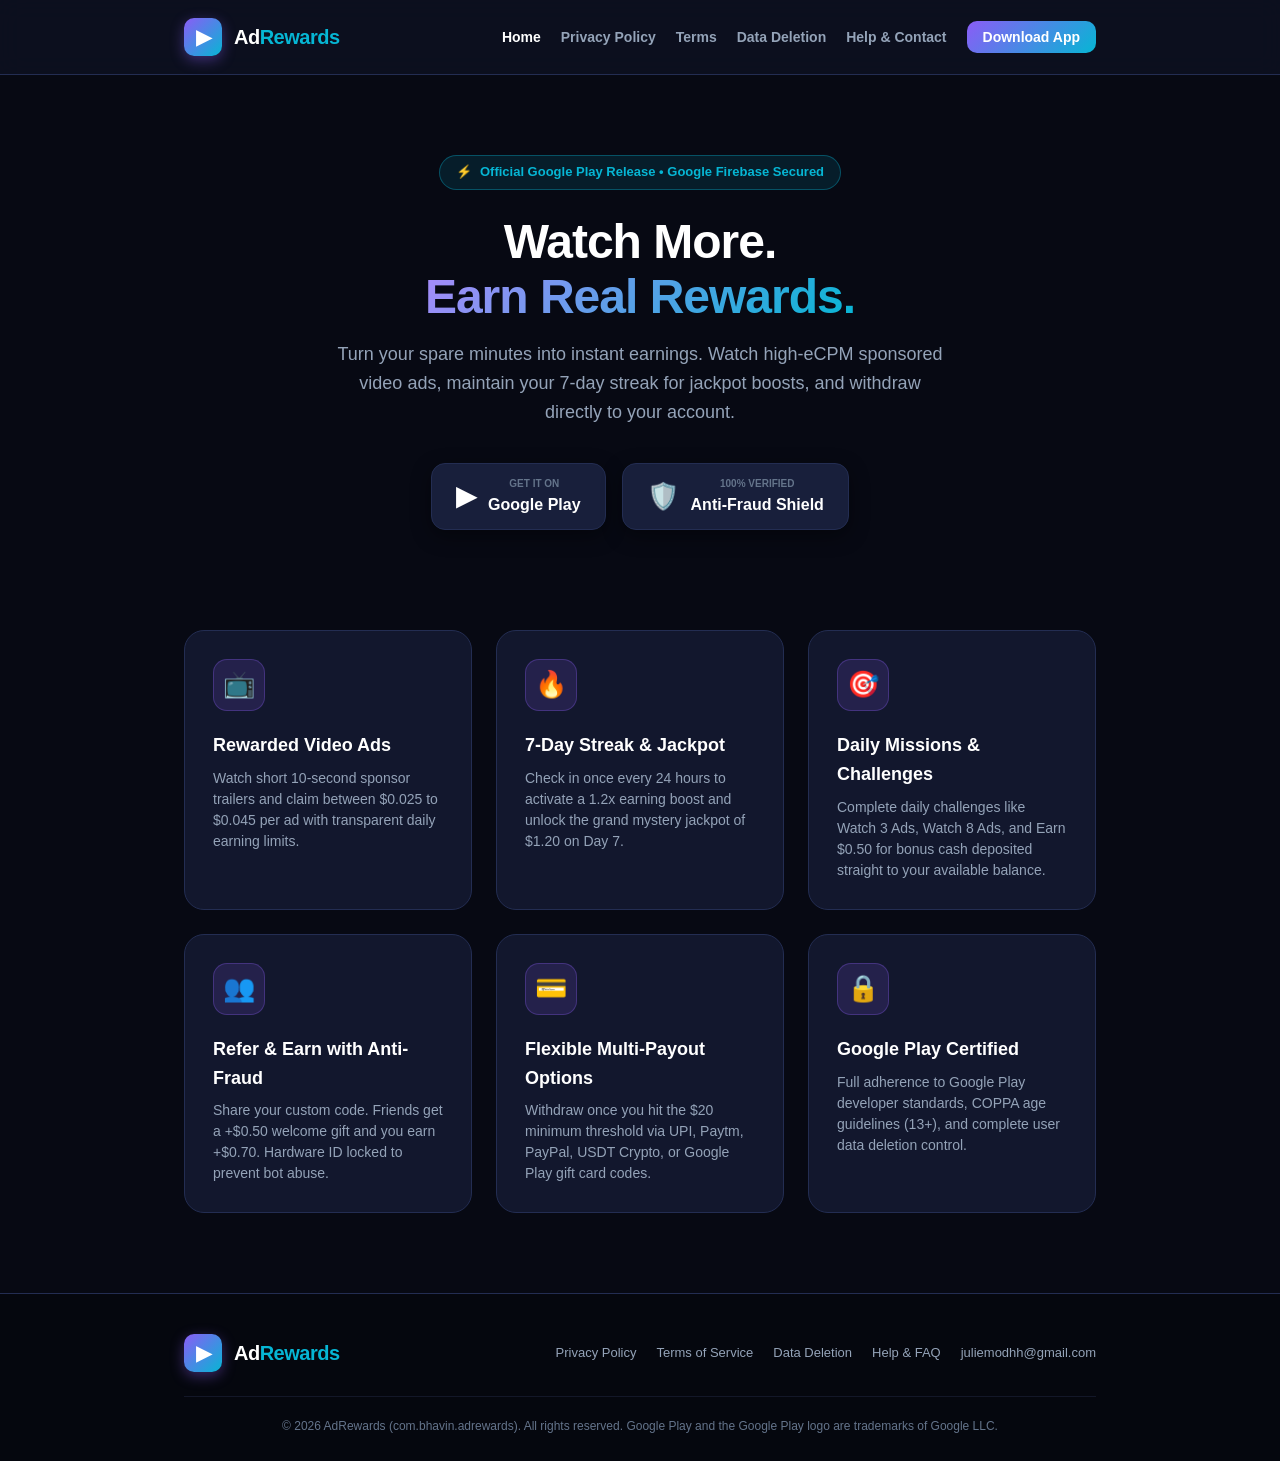
<file: index.html>
<!DOCTYPE html>
<html lang="en">
<head>
  <meta charset="UTF-8">
  <meta name="viewport" content="width=device-width, initial-scale=1.0">
  <title>AdRewards - Watch More. Earn Rewards. | Official App</title>
  <meta name="description" content="Watch short rewarded ads, complete daily missions, maintain your login streak, and cash out real monetary rewards via UPI, Paytm, PayPal, USDT Crypto, or Google Play codes.">
  <link rel="stylesheet" href="style.css">
</head>
<body>
  <!-- Header -->
  <header>
    <div class="container">
      <nav class="nav">
        <a href="index.html" class="brand">
          <div class="brand-icon">▶</div>
          <div class="brand-title">Ad<span>Rewards</span></div>
        </a>
        <ul class="nav-links">
          <li><a href="index.html" class="active">Home</a></li>
          <li><a href="privacy-policy.html">Privacy Policy</a></li>
          <li><a href="terms-of-service.html">Terms</a></li>
          <li><a href="data-deletion.html">Data Deletion</a></li>
          <li><a href="support.html">Help & Contact</a></li>
          <li><a href="#download" class="nav-cta">Download App</a></li>
        </ul>
      </nav>
    </div>
  </header>

  <!-- Hero Section -->
  <section class="hero">
    <div class="container">
      <div class="hero-badge">
        <span>⚡</span> Official Google Play Release • Google Firebase Secured
      </div>
      <h1>Watch More.<br><span class="gradient-text">Earn Real Rewards.</span></h1>
      <p>
        Turn your spare minutes into instant earnings. Watch high-eCPM sponsored video ads, maintain your 7-day streak for jackpot boosts, and withdraw directly to your account.
      </p>

      <div class="hero-btns" id="download">
        <a href="https://play.google.com/store/apps/details?id=com.bhavin.adrewards" class="play-badge-btn" target="_blank" rel="noopener">
          <span class="play-badge-icon">▶</span>
          <span class="play-badge-text">
            <small>GET IT ON</small>
            <strong>Google Play</strong>
          </span>
        </a>
        <a href="support.html" class="play-badge-btn">
          <span class="play-badge-icon">🛡️</span>
          <span class="play-badge-text">
            <small>100% VERIFIED</small>
            <strong>Anti-Fraud Shield</strong>
          </span>
        </a>
      </div>
    </div>
  </section>

  <!-- Features Grid -->
  <section class="container">
    <div class="features-grid">
      <div class="feature-card">
        <div class="card-icon">📺</div>
        <div class="card-title">Rewarded Video Ads</div>
        <div class="card-desc">
          Watch short 10-second sponsor trailers and claim between $0.025 to $0.045 per ad with transparent daily earning limits.
        </div>
      </div>

      <div class="feature-card">
        <div class="card-icon">🔥</div>
        <div class="card-title">7-Day Streak & Jackpot</div>
        <div class="card-desc">
          Check in once every 24 hours to activate a 1.2x earning boost and unlock the grand mystery jackpot of $1.20 on Day 7.
        </div>
      </div>

      <div class="feature-card">
        <div class="card-icon">🎯</div>
        <div class="card-title">Daily Missions & Challenges</div>
        <div class="card-desc">
          Complete daily challenges like Watch 3 Ads, Watch 8 Ads, and Earn $0.50 for bonus cash deposited straight to your available balance.
        </div>
      </div>

      <div class="feature-card">
        <div class="card-icon">👥</div>
        <div class="card-title">Refer & Earn with Anti-Fraud</div>
        <div class="card-desc">
          Share your custom code. Friends get a +$0.50 welcome gift and you earn +$0.70. Hardware ID locked to prevent bot abuse.
        </div>
      </div>

      <div class="feature-card">
        <div class="card-icon">💳</div>
        <div class="card-title">Flexible Multi-Payout Options</div>
        <div class="card-desc">
          Withdraw once you hit the $20 minimum threshold via UPI, Paytm, PayPal, USDT Crypto, or Google Play gift card codes.
        </div>
      </div>

      <div class="feature-card">
        <div class="card-icon">🔒</div>
        <div class="card-title">Google Play Certified</div>
        <div class="card-desc">
          Full adherence to Google Play developer standards, COPPA age guidelines (13+), and complete user data deletion control.
        </div>
      </div>
    </div>
  </section>

  <!-- Footer -->
  <footer>
    <div class="container">
      <div class="footer-grid">
        <div class="brand">
          <div class="brand-icon">▶</div>
          <div class="brand-title">Ad<span>Rewards</span></div>
        </div>

        <div class="footer-links">
          <a href="privacy-policy.html">Privacy Policy</a>
          <a href="terms-of-service.html">Terms of Service</a>
          <a href="data-deletion.html">Data Deletion</a>
          <a href="support.html">Help & FAQ</a>
          <a href="mailto:juliemodhh@gmail.com">juliemodhh@gmail.com</a>
        </div>
      </div>

      <div class="footer-copy">
        &copy; 2026 AdRewards (com.bhavin.adrewards). All rights reserved. Google Play and the Google Play logo are trademarks of Google LLC.
      </div>
    </div>
  </footer>
</body>
</html>
</file>
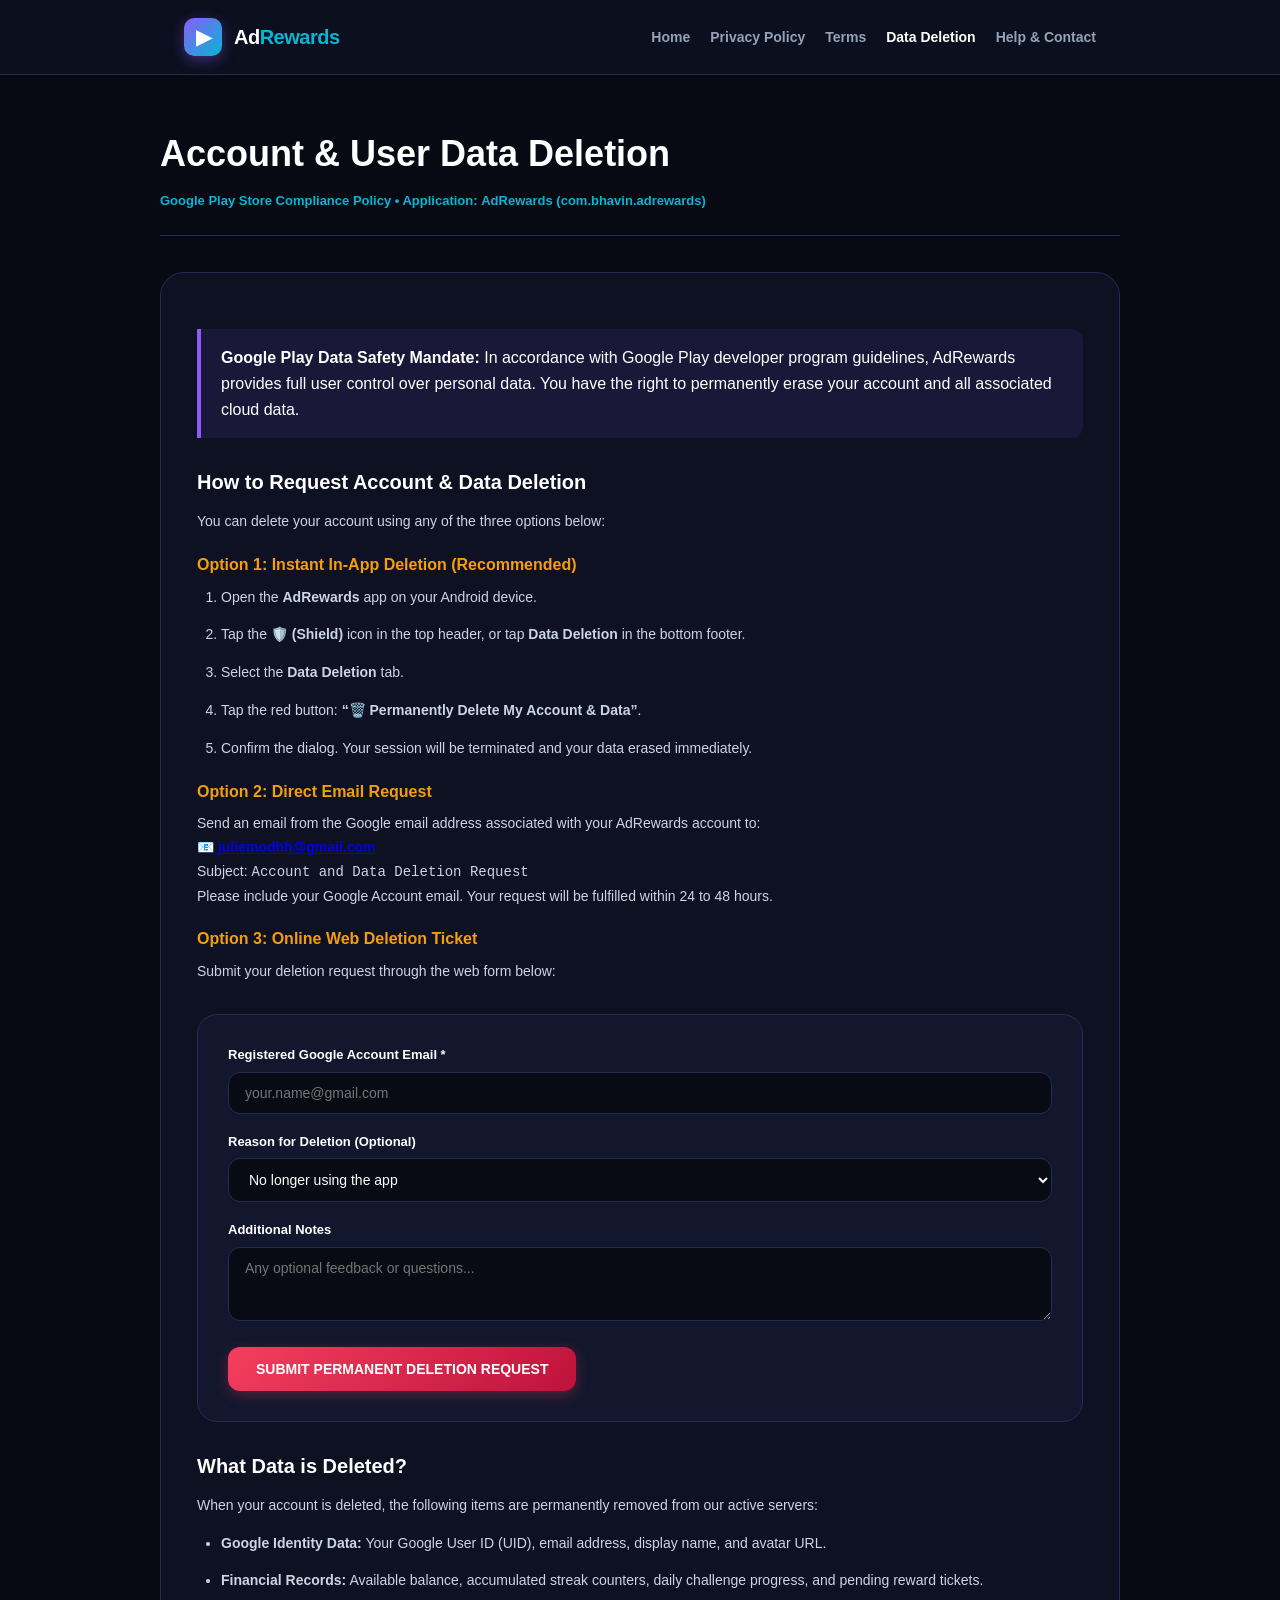
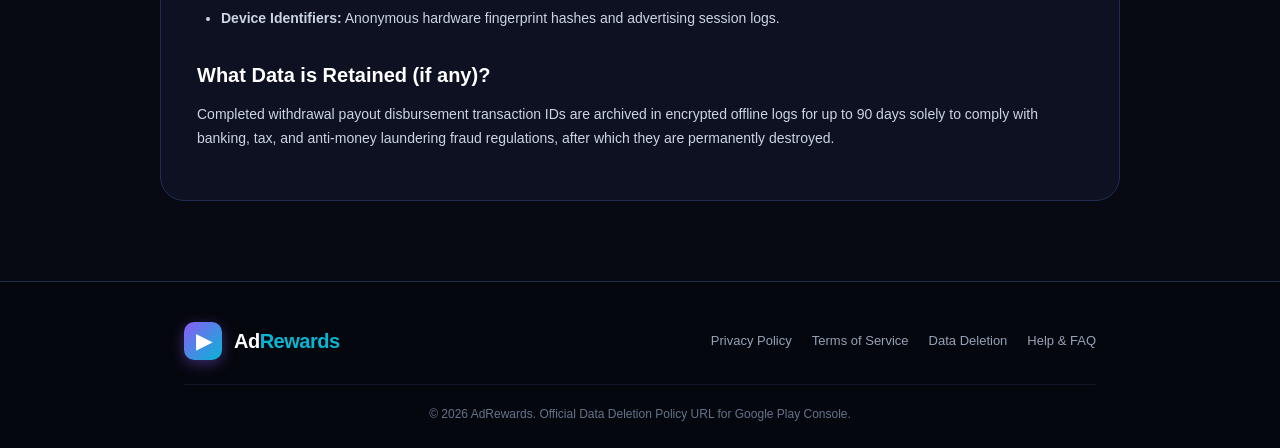
<file: data-deletion.html>
<!DOCTYPE html>
<html lang="en">
<head>
  <meta charset="UTF-8">
  <meta name="viewport" content="width=device-width, initial-scale=1.0">
  <title>Account & Data Deletion - AdRewards | Google Play Safety</title>
  <meta name="description" content="Request permanent deletion of your AdRewards account, Google profile, and stored user data in compliance with Google Play Store Data Safety policies.">
  <link rel="stylesheet" href="style.css">
</head>
<body>
  <!-- Header -->
  <header>
    <div class="container">
      <nav class="nav">
        <a href="index.html" class="brand">
          <div class="brand-icon">▶</div>
          <div class="brand-title">Ad<span>Rewards</span></div>
        </a>
        <ul class="nav-links">
          <li><a href="index.html">Home</a></li>
          <li><a href="privacy-policy.html">Privacy Policy</a></li>
          <li><a href="terms-of-service.html">Terms</a></li>
          <li><a href="data-deletion.html" class="active">Data Deletion</a></li>
          <li><a href="support.html">Help & Contact</a></li>
        </ul>
      </nav>
    </div>
  </header>

  <!-- Legal Body -->
  <main class="container legal-page">
    <div class="legal-header">
      <h1>Account & User Data Deletion</h1>
      <div class="meta">
        Google Play Store Compliance Policy • Application: <strong>AdRewards (com.bhavin.adrewards)</strong>
      </div>
    </div>

    <div class="legal-content">
      <div class="highlight-box">
        <strong>Google Play Data Safety Mandate:</strong> In accordance with Google Play developer program guidelines, AdRewards provides full user control over personal data. You have the right to permanently erase your account and all associated cloud data.
      </div>

      <h2>How to Request Account & Data Deletion</h2>
      <p>You can delete your account using any of the three options below:</p>

      <h3>Option 1: Instant In-App Deletion (Recommended)</h3>
      <ol>
        <li>Open the <strong>AdRewards</strong> app on your Android device.</li>
        <li>Tap the <strong>🛡️ (Shield)</strong> icon in the top header, or tap <strong>Data Deletion</strong> in the bottom footer.</li>
        <li>Select the <strong>Data Deletion</strong> tab.</li>
        <li>Tap the red button: <strong>&ldquo;🗑️ Permanently Delete My Account & Data&rdquo;</strong>.</li>
        <li>Confirm the dialog. Your session will be terminated and your data erased immediately.</li>
      </ol>

      <h3>Option 2: Direct Email Request</h3>
      <p>
        Send an email from the Google email address associated with your AdRewards account to:
        <br>
        📧 <a href="mailto:juliemodhh@gmail.com?subject=Account%20and%20Data%20Deletion%20Request"><strong>juliemodhh@gmail.com</strong></a>
        <br>
        Subject: <code>Account and Data Deletion Request</code>
        <br>
        Please include your Google Account email. Your request will be fulfilled within 24 to 48 hours.
      </p>

      <h3>Option 3: Online Web Deletion Ticket</h3>
      <p>Submit your deletion request through the web form below:</p>

      <div class="deletion-form-card">
        <form onsubmit="handleFormSubmit(event)">
          <div class="form-group">
            <label for="userEmail">Registered Google Account Email *</label>
            <input type="email" id="userEmail" placeholder="your.name@gmail.com" required>
          </div>

          <div class="form-group">
            <label for="reason">Reason for Deletion (Optional)</label>
            <select id="reason">
              <option value="no_longer_needed">No longer using the app</option>
              <option value="privacy_concerns">Privacy preference</option>
              <option value="switching_device">Switching device/account</option>
              <option value="other">Other reason</option>
            </select>
          </div>

          <div class="form-group">
            <label for="comments">Additional Notes</label>
            <textarea id="comments" rows="3" placeholder="Any optional feedback or questions..."></textarea>
          </div>

          <button type="submit" class="submit-btn">SUBMIT PERMANENT DELETION REQUEST</button>
        </form>

        <div id="successMsg" style="display:none; margin-top:20px; color:#10b981; font-weight:700;">
          ✅ Your data deletion ticket has been recorded. Your account and stored records will be permanently expunged within 24 business hours. Confirmation will be sent to your email.
        </div>
      </div>

      <h2>What Data is Deleted?</h2>
      <p>When your account is deleted, the following items are permanently removed from our active servers:</p>
      <ul>
        <li><strong>Google Identity Data:</strong> Your Google User ID (UID), email address, display name, and avatar URL.</li>
        <li><strong>Financial Records:</strong> Available balance, accumulated streak counters, daily challenge progress, and pending reward tickets.</li>
        <li><strong>Device Identifiers:</strong> Anonymous hardware fingerprint hashes and advertising session logs.</li>
      </ul>

      <h2>What Data is Retained (if any)?</h2>
      <p>
        Completed withdrawal payout disbursement transaction IDs are archived in encrypted offline logs for up to 90 days solely to comply with banking, tax, and anti-money laundering fraud regulations, after which they are permanently destroyed.
      </p>
    </div>
  </main>

  <script>
    function handleFormSubmit(e) {
      e.preventDefault();
      const email = document.getElementById('userEmail').value;
      if (!email) return;
      document.querySelector('form').style.display = 'none';
      document.getElementById('successMsg').style.display = 'block';
    }
  </script>

  <!-- Footer -->
  <footer>
    <div class="container">
      <div class="footer-grid">
        <div class="brand">
          <div class="brand-icon">▶</div>
          <div class="brand-title">Ad<span>Rewards</span></div>
        </div>

        <div class="footer-links">
          <a href="privacy-policy.html">Privacy Policy</a>
          <a href="terms-of-service.html">Terms of Service</a>
          <a href="data-deletion.html">Data Deletion</a>
          <a href="support.html">Help & FAQ</a>
        </div>
      </div>

      <div class="footer-copy">
        &copy; 2026 AdRewards. Official Data Deletion Policy URL for Google Play Console.
      </div>
    </div>
  </footer>
</body>
</html>
</file>
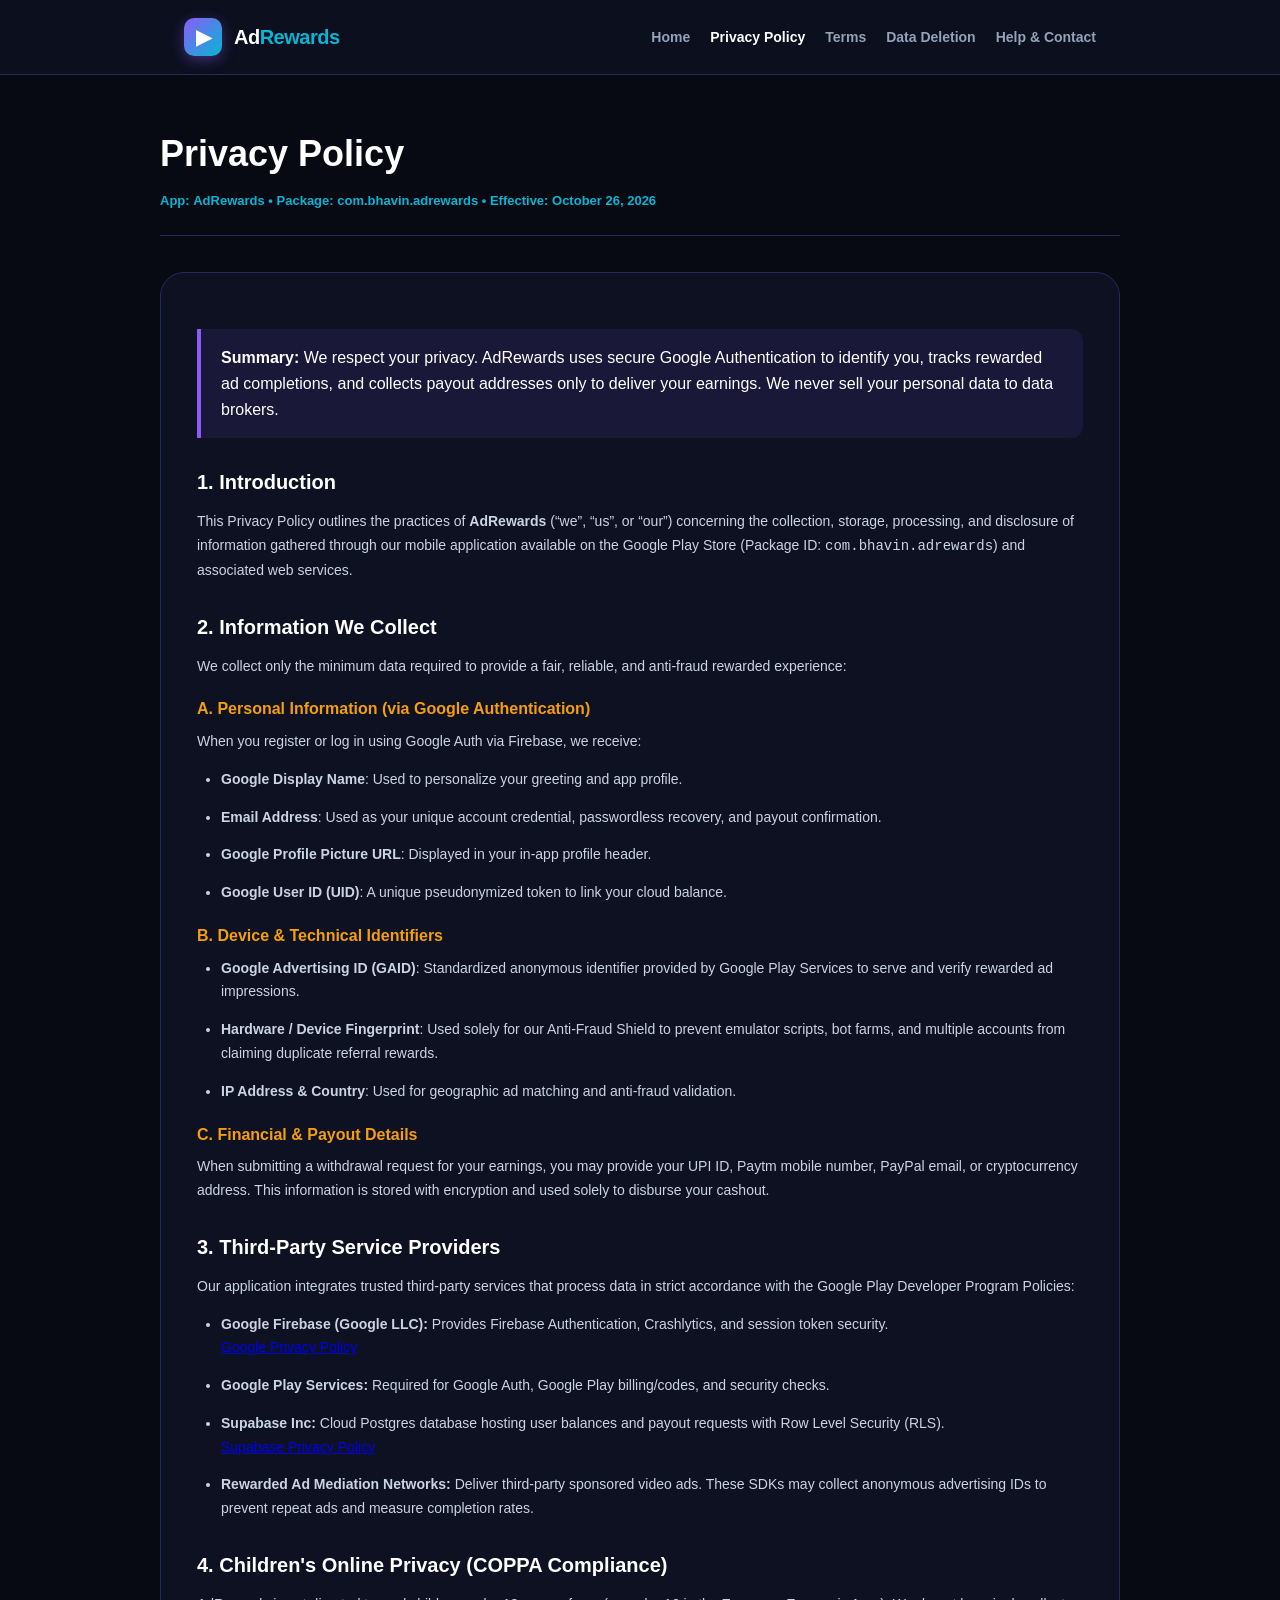
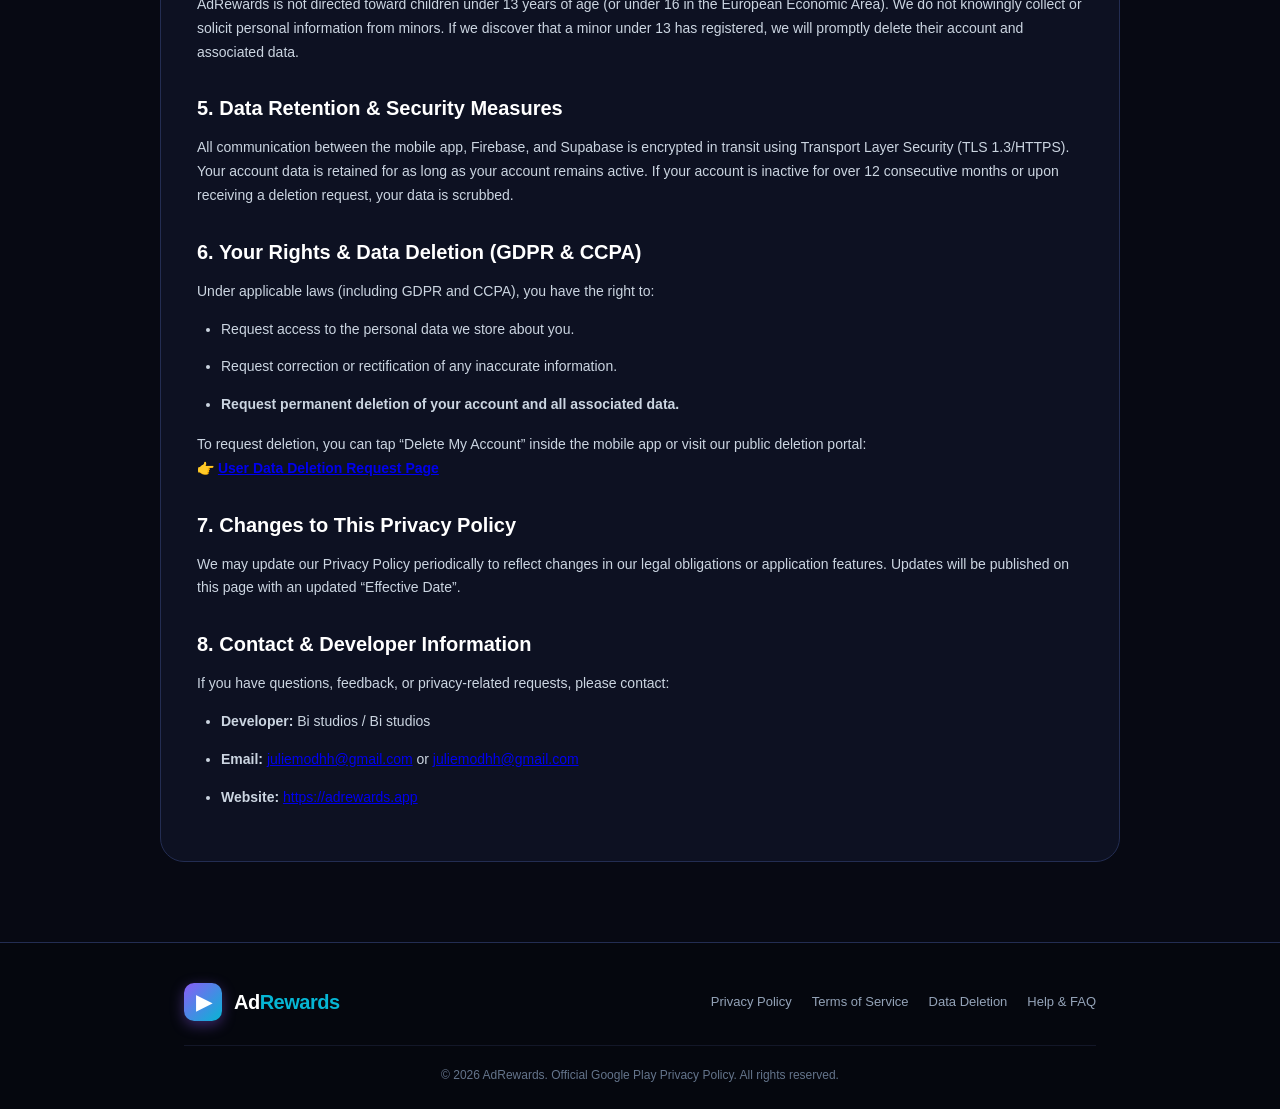
<file: privacy-policy.html>
<!DOCTYPE html>
<html lang="en">
<head>
  <meta charset="UTF-8">
  <meta name="viewport" content="width=device-width, initial-scale=1.0">
  <title>Privacy Policy - AdRewards | Google Play Compliant</title>
  <meta name="description" content="Privacy Policy for AdRewards mobile application (com.bhavin.adrewards). Learn how we handle Google Auth, Advertising IDs, and user data.">
  <link rel="stylesheet" href="style.css">
</head>
<body>
  <!-- Header -->
  <header>
    <div class="container">
      <nav class="nav">
        <a href="index.html" class="brand">
          <div class="brand-icon">▶</div>
          <div class="brand-title">Ad<span>Rewards</span></div>
        </a>
        <ul class="nav-links">
          <li><a href="index.html">Home</a></li>
          <li><a href="privacy-policy.html" class="active">Privacy Policy</a></li>
          <li><a href="terms-of-service.html">Terms</a></li>
          <li><a href="data-deletion.html">Data Deletion</a></li>
          <li><a href="support.html">Help & Contact</a></li>
        </ul>
      </nav>
    </div>
  </header>

  <!-- Legal Body -->
  <main class="container legal-page">
    <div class="legal-header">
      <h1>Privacy Policy</h1>
      <div class="meta">
        App: <strong>AdRewards</strong> • Package: <strong>com.bhavin.adrewards</strong> • Effective: October 26, 2026
      </div>
    </div>

    <div class="legal-content">
      <div class="highlight-box">
        <strong>Summary:</strong> We respect your privacy. AdRewards uses secure Google Authentication to identify you, tracks rewarded ad completions, and collects payout addresses only to deliver your earnings. We never sell your personal data to data brokers.
      </div>

      <h2>1. Introduction</h2>
      <p>
        This Privacy Policy outlines the practices of <strong>AdRewards</strong> (&ldquo;we&rdquo;, &ldquo;us&rdquo;, or &ldquo;our&rdquo;) concerning the collection, storage, processing, and disclosure of information gathered through our mobile application available on the Google Play Store (Package ID: <code>com.bhavin.adrewards</code>) and associated web services.
      </p>

      <h2>2. Information We Collect</h2>
      <p>We collect only the minimum data required to provide a fair, reliable, and anti-fraud rewarded experience:</p>

      <h3>A. Personal Information (via Google Authentication)</h3>
      <p>
        When you register or log in using Google Auth via Firebase, we receive:
      </p>
      <ul>
        <li><strong>Google Display Name</strong>: Used to personalize your greeting and app profile.</li>
        <li><strong>Email Address</strong>: Used as your unique account credential, passwordless recovery, and payout confirmation.</li>
        <li><strong>Google Profile Picture URL</strong>: Displayed in your in-app profile header.</li>
        <li><strong>Google User ID (UID)</strong>: A unique pseudonymized token to link your cloud balance.</li>
      </ul>

      <h3>B. Device & Technical Identifiers</h3>
      <ul>
        <li><strong>Google Advertising ID (GAID)</strong>: Standardized anonymous identifier provided by Google Play Services to serve and verify rewarded ad impressions.</li>
        <li><strong>Hardware / Device Fingerprint</strong>: Used solely for our Anti-Fraud Shield to prevent emulator scripts, bot farms, and multiple accounts from claiming duplicate referral rewards.</li>
        <li><strong>IP Address & Country</strong>: Used for geographic ad matching and anti-fraud validation.</li>
      </ul>

      <h3>C. Financial & Payout Details</h3>
      <p>
        When submitting a withdrawal request for your earnings, you may provide your UPI ID, Paytm mobile number, PayPal email, or cryptocurrency address. This information is stored with encryption and used solely to disburse your cashout.
      </p>

      <h2>3. Third-Party Service Providers</h2>
      <p>
        Our application integrates trusted third-party services that process data in strict accordance with the Google Play Developer Program Policies:
      </p>
      <ul>
        <li>
          <strong>Google Firebase (Google LLC):</strong> Provides Firebase Authentication, Crashlytics, and session token security.
          <br><a href="https://policies.google.com/privacy" target="_blank" rel="noopener">Google Privacy Policy</a>
        </li>
        <li>
          <strong>Google Play Services:</strong> Required for Google Auth, Google Play billing/codes, and security checks.
        </li>
        <li>
          <strong>Supabase Inc:</strong> Cloud Postgres database hosting user balances and payout requests with Row Level Security (RLS).
          <br><a href="https://supabase.com/privacy" target="_blank" rel="noopener">Supabase Privacy Policy</a>
        </li>
        <li>
          <strong>Rewarded Ad Mediation Networks:</strong> Deliver third-party sponsored video ads. These SDKs may collect anonymous advertising IDs to prevent repeat ads and measure completion rates.
        </li>
      </ul>

      <h2>4. Children&apos;s Online Privacy (COPPA Compliance)</h2>
      <p>
        AdRewards is not directed toward children under 13 years of age (or under 16 in the European Economic Area). We do not knowingly collect or solicit personal information from minors. If we discover that a minor under 13 has registered, we will promptly delete their account and associated data.
      </p>

      <h2>5. Data Retention & Security Measures</h2>
      <p>
        All communication between the mobile app, Firebase, and Supabase is encrypted in transit using Transport Layer Security (TLS 1.3/HTTPS). Your account data is retained for as long as your account remains active. If your account is inactive for over 12 consecutive months or upon receiving a deletion request, your data is scrubbed.
      </p>

      <h2>6. Your Rights & Data Deletion (GDPR & CCPA)</h2>
      <p>
        Under applicable laws (including GDPR and CCPA), you have the right to:
      </p>
      <ul>
        <li>Request access to the personal data we store about you.</li>
        <li>Request correction or rectification of any inaccurate information.</li>
        <li><strong>Request permanent deletion of your account and all associated data.</strong></li>
      </ul>
      <p>
        To request deletion, you can tap &ldquo;Delete My Account&rdquo; inside the mobile app or visit our public deletion portal:
        <br>
        👉 <a href="data-deletion.html"><strong>User Data Deletion Request Page</strong></a>
      </p>

      <h2>7. Changes to This Privacy Policy</h2>
      <p>
        We may update our Privacy Policy periodically to reflect changes in our legal obligations or application features. Updates will be published on this page with an updated &ldquo;Effective Date&rdquo;.
      </p>

      <h2>8. Contact & Developer Information</h2>
      <p>
        If you have questions, feedback, or privacy-related requests, please contact:
      </p>
      <ul>
        <li><strong>Developer:</strong> Bi studios / Bi studios</li>
        <li><strong>Email:</strong> <a href="mailto:juliemodhh@gmail.com">juliemodhh@gmail.com</a> or <a href="mailto:juliemodhh@gmail.com">juliemodhh@gmail.com</a></li>
        <li><strong>Website:</strong> <a href="index.html">https://adrewards.app</a></li>
      </ul>
    </div>
  </main>

  <!-- Footer -->
  <footer>
    <div class="container">
      <div class="footer-grid">
        <div class="brand">
          <div class="brand-icon">▶</div>
          <div class="brand-title">Ad<span>Rewards</span></div>
        </div>

        <div class="footer-links">
          <a href="privacy-policy.html">Privacy Policy</a>
          <a href="terms-of-service.html">Terms of Service</a>
          <a href="data-deletion.html">Data Deletion</a>
          <a href="support.html">Help & FAQ</a>
        </div>
      </div>

      <div class="footer-copy">
        &copy; 2026 AdRewards. Official Google Play Privacy Policy. All rights reserved.
      </div>
    </div>
  </footer>
</body>
</html>
</file>
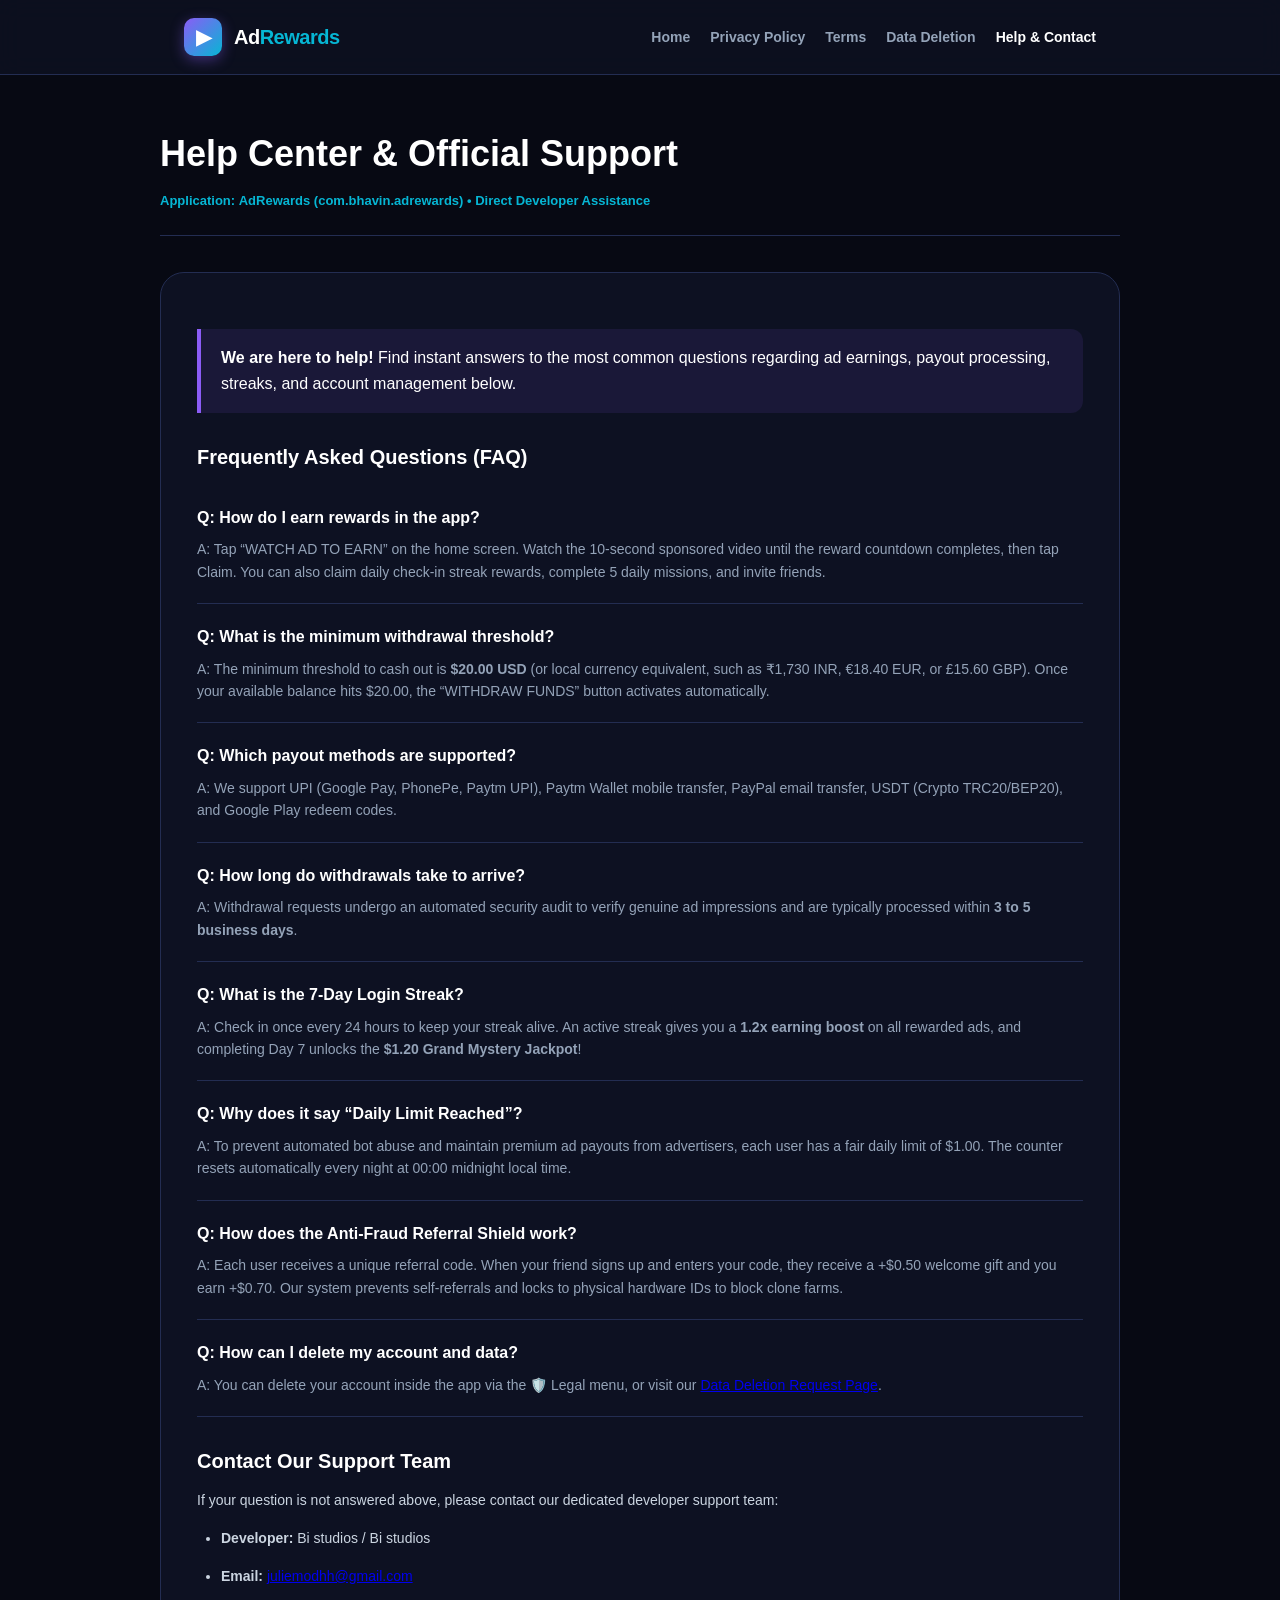
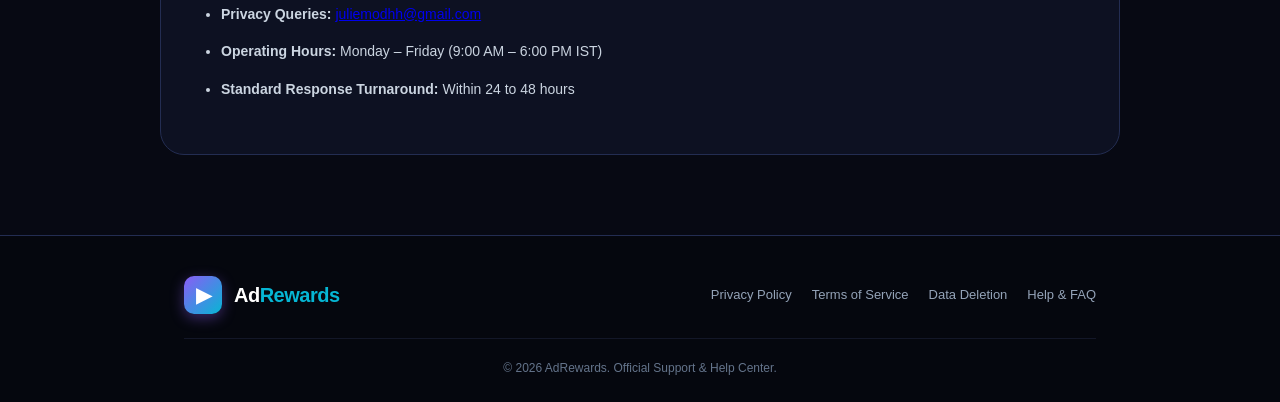
<file: support.html>
<!DOCTYPE html>
<html lang="en">
<head>
  <meta charset="UTF-8">
  <meta name="viewport" content="width=device-width, initial-scale=1.0">
  <title>Help Center & Support - AdRewards</title>
  <meta name="description" content="Need help with AdRewards? Check our FAQ, withdrawal instructions, account assistance, or contact our support team.">
  <link rel="stylesheet" href="style.css">
</head>
<body>
  <!-- Header -->
  <header>
    <div class="container">
      <nav class="nav">
        <a href="index.html" class="brand">
          <div class="brand-icon">▶</div>
          <div class="brand-title">Ad<span>Rewards</span></div>
        </a>
        <ul class="nav-links">
          <li><a href="index.html">Home</a></li>
          <li><a href="privacy-policy.html">Privacy Policy</a></li>
          <li><a href="terms-of-service.html">Terms</a></li>
          <li><a href="data-deletion.html">Data Deletion</a></li>
          <li><a href="support.html" class="active">Help & Contact</a></li>
        </ul>
      </nav>
    </div>
  </header>

  <!-- Legal Body -->
  <main class="container legal-page">
    <div class="legal-header">
      <h1>Help Center & Official Support</h1>
      <div class="meta">
        Application: <strong>AdRewards (com.bhavin.adrewards)</strong> • Direct Developer Assistance
      </div>
    </div>

    <div class="legal-content">
      <div class="highlight-box">
        <strong>We are here to help!</strong> Find instant answers to the most common questions regarding ad earnings, payout processing, streaks, and account management below.
      </div>

      <h2>Frequently Asked Questions (FAQ)</h2>

      <div class="faq-item">
        <div class="faq-q">Q: How do I earn rewards in the app?</div>
        <div class="faq-a">
          A: Tap &ldquo;WATCH AD TO EARN&rdquo; on the home screen. Watch the 10-second sponsored video until the reward countdown completes, then tap Claim. You can also claim daily check-in streak rewards, complete 5 daily missions, and invite friends.
        </div>
      </div>

      <div class="faq-item">
        <div class="faq-q">Q: What is the minimum withdrawal threshold?</div>
        <div class="faq-a">
          A: The minimum threshold to cash out is <strong>$20.00 USD</strong> (or local currency equivalent, such as ₹1,730 INR, €18.40 EUR, or £15.60 GBP). Once your available balance hits $20.00, the &ldquo;WITHDRAW FUNDS&rdquo; button activates automatically.
        </div>
      </div>

      <div class="faq-item">
        <div class="faq-q">Q: Which payout methods are supported?</div>
        <div class="faq-a">
          A: We support UPI (Google Pay, PhonePe, Paytm UPI), Paytm Wallet mobile transfer, PayPal email transfer, USDT (Crypto TRC20/BEP20), and Google Play redeem codes.
        </div>
      </div>

      <div class="faq-item">
        <div class="faq-q">Q: How long do withdrawals take to arrive?</div>
        <div class="faq-a">
          A: Withdrawal requests undergo an automated security audit to verify genuine ad impressions and are typically processed within <strong>3 to 5 business days</strong>.
        </div>
      </div>

      <div class="faq-item">
        <div class="faq-q">Q: What is the 7-Day Login Streak?</div>
        <div class="faq-a">
          A: Check in once every 24 hours to keep your streak alive. An active streak gives you a <strong>1.2x earning boost</strong> on all rewarded ads, and completing Day 7 unlocks the <strong>$1.20 Grand Mystery Jackpot</strong>!
        </div>
      </div>

      <div class="faq-item">
        <div class="faq-q">Q: Why does it say &ldquo;Daily Limit Reached&rdquo;?</div>
        <div class="faq-a">
          A: To prevent automated bot abuse and maintain premium ad payouts from advertisers, each user has a fair daily limit of $1.00. The counter resets automatically every night at 00:00 midnight local time.
        </div>
      </div>

      <div class="faq-item">
        <div class="faq-q">Q: How does the Anti-Fraud Referral Shield work?</div>
        <div class="faq-a">
          A: Each user receives a unique referral code. When your friend signs up and enters your code, they receive a +$0.50 welcome gift and you earn +$0.70. Our system prevents self-referrals and locks to physical hardware IDs to block clone farms.
        </div>
      </div>

      <div class="faq-item">
        <div class="faq-q">Q: How can I delete my account and data?</div>
        <div class="faq-a">
          A: You can delete your account inside the app via the 🛡️ Legal menu, or visit our <a href="data-deletion.html">Data Deletion Request Page</a>.
        </div>
      </div>

      <h2>Contact Our Support Team</h2>
      <p>
        If your question is not answered above, please contact our dedicated developer support team:
      </p>
      <ul>
        <li><strong>Developer:</strong> Bi studios / Bi studios</li>
        <li><strong>Email:</strong> <a href="mailto:juliemodhh@gmail.com">juliemodhh@gmail.com</a></li>
        <li><strong>Privacy Queries:</strong> <a href="mailto:juliemodhh@gmail.com">juliemodhh@gmail.com</a></li>
        <li><strong>Operating Hours:</strong> Monday – Friday (9:00 AM – 6:00 PM IST)</li>
        <li><strong>Standard Response Turnaround:</strong> Within 24 to 48 hours</li>
      </ul>
    </div>
  </main>

  <!-- Footer -->
  <footer>
    <div class="container">
      <div class="footer-grid">
        <div class="brand">
          <div class="brand-icon">▶</div>
          <div class="brand-title">Ad<span>Rewards</span></div>
        </div>

        <div class="footer-links">
          <a href="privacy-policy.html">Privacy Policy</a>
          <a href="terms-of-service.html">Terms of Service</a>
          <a href="data-deletion.html">Data Deletion</a>
          <a href="support.html">Help & FAQ</a>
        </div>
      </div>

      <div class="footer-copy">
        &copy; 2026 AdRewards. Official Support & Help Center.
      </div>
    </div>
  </footer>
</body>
</html>
</file>
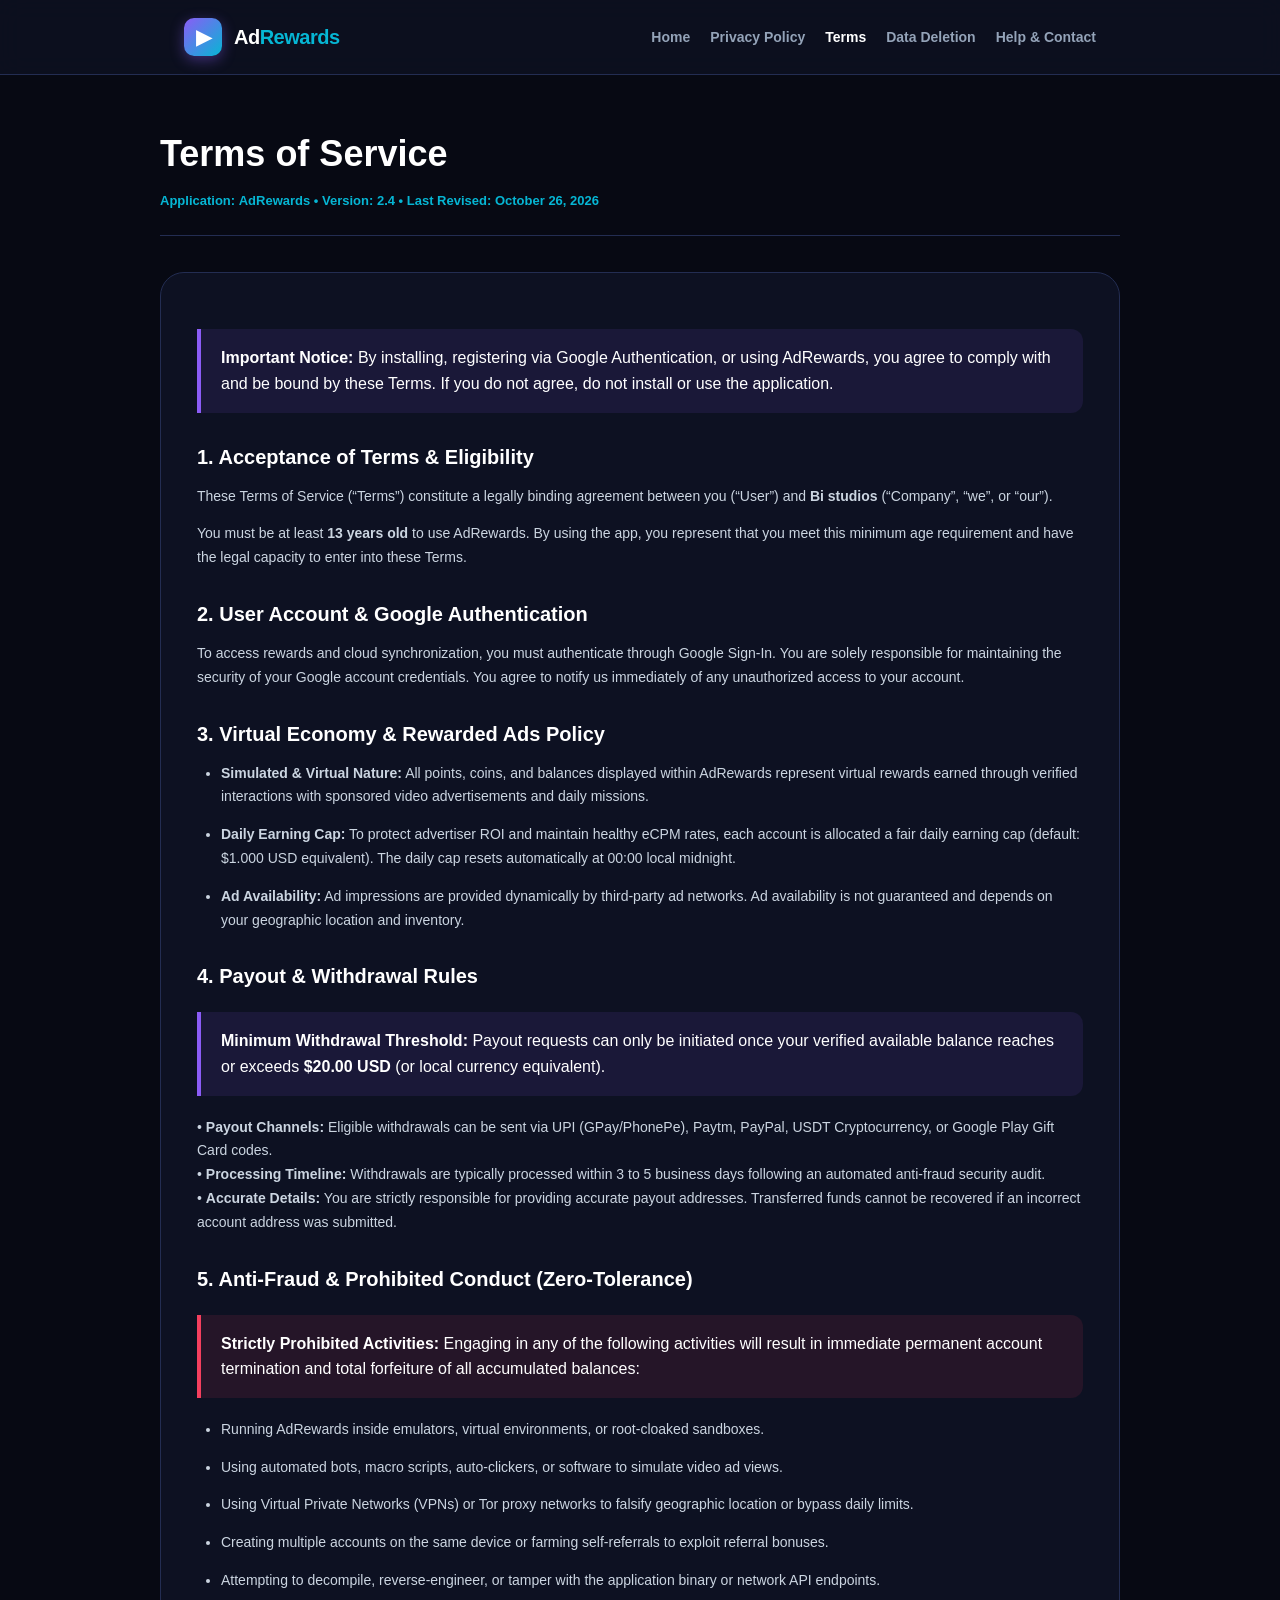
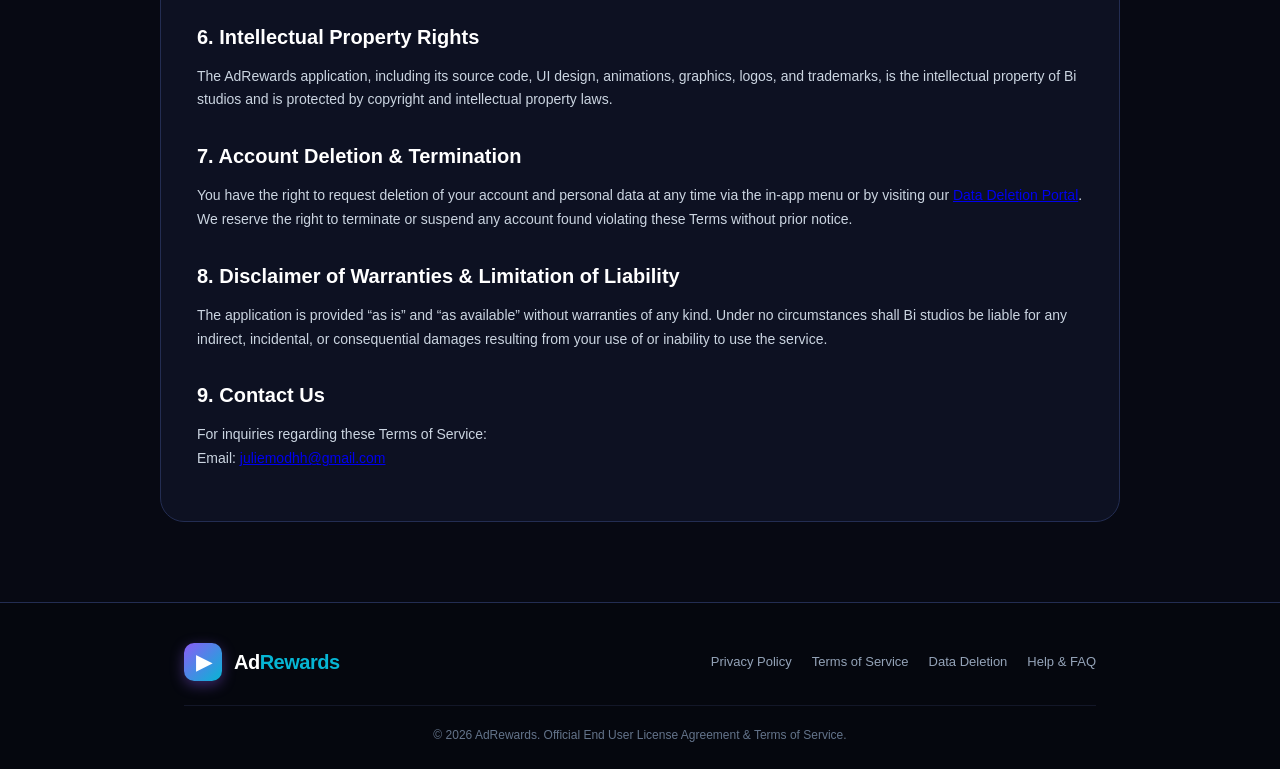
<file: terms-of-service.html>
<!DOCTYPE html>
<html lang="en">
<head>
  <meta charset="UTF-8">
  <meta name="viewport" content="width=device-width, initial-scale=1.0">
  <title>Terms of Service - AdRewards | Official EULA</title>
  <meta name="description" content="Terms of Service and End User License Agreement for AdRewards (com.bhavin.adrewards). Payout thresholds, fair play rules, and virtual reward terms.">
  <link rel="stylesheet" href="style.css">
</head>
<body>
  <!-- Header -->
  <header>
    <div class="container">
      <nav class="nav">
        <a href="index.html" class="brand">
          <div class="brand-icon">▶</div>
          <div class="brand-title">Ad<span>Rewards</span></div>
        </a>
        <ul class="nav-links">
          <li><a href="index.html">Home</a></li>
          <li><a href="privacy-policy.html">Privacy Policy</a></li>
          <li><a href="terms-of-service.html" class="active">Terms</a></li>
          <li><a href="data-deletion.html">Data Deletion</a></li>
          <li><a href="support.html">Help & Contact</a></li>
        </ul>
      </nav>
    </div>
  </header>

  <!-- Legal Body -->
  <main class="container legal-page">
    <div class="legal-header">
      <h1>Terms of Service</h1>
      <div class="meta">
        Application: <strong>AdRewards</strong> • Version: 2.4 • Last Revised: October 26, 2026
      </div>
    </div>

    <div class="legal-content">
      <div class="highlight-box">
        <strong>Important Notice:</strong> By installing, registering via Google Authentication, or using AdRewards, you agree to comply with and be bound by these Terms. If you do not agree, do not install or use the application.
      </div>

      <h2>1. Acceptance of Terms & Eligibility</h2>
      <p>
        These Terms of Service (&ldquo;Terms&rdquo;) constitute a legally binding agreement between you (&ldquo;User&rdquo;) and <strong>Bi studios</strong> (&ldquo;Company&rdquo;, &ldquo;we&rdquo;, or &ldquo;our&rdquo;).
      </p>
      <p>
        You must be at least <strong>13 years old</strong> to use AdRewards. By using the app, you represent that you meet this minimum age requirement and have the legal capacity to enter into these Terms.
      </p>

      <h2>2. User Account & Google Authentication</h2>
      <p>
        To access rewards and cloud synchronization, you must authenticate through Google Sign-In. You are solely responsible for maintaining the security of your Google account credentials. You agree to notify us immediately of any unauthorized access to your account.
      </p>

      <h2>3. Virtual Economy & Rewarded Ads Policy</h2>
      <ul>
        <li><strong>Simulated & Virtual Nature:</strong> All points, coins, and balances displayed within AdRewards represent virtual rewards earned through verified interactions with sponsored video advertisements and daily missions.</li>
        <li><strong>Daily Earning Cap:</strong> To protect advertiser ROI and maintain healthy eCPM rates, each account is allocated a fair daily earning cap (default: $1.000 USD equivalent). The daily cap resets automatically at 00:00 local midnight.</li>
        <li><strong>Ad Availability:</strong> Ad impressions are provided dynamically by third-party ad networks. Ad availability is not guaranteed and depends on your geographic location and inventory.</li>
      </ul>

      <h2>4. Payout & Withdrawal Rules</h2>
      <div class="highlight-box">
        <strong>Minimum Withdrawal Threshold:</strong> Payout requests can only be initiated once your verified available balance reaches or exceeds <strong>$20.00 USD</strong> (or local currency equivalent).
      </div>
      <p>
        • <strong>Payout Channels:</strong> Eligible withdrawals can be sent via UPI (GPay/PhonePe), Paytm, PayPal, USDT Cryptocurrency, or Google Play Gift Card codes.
        <br>• <strong>Processing Timeline:</strong> Withdrawals are typically processed within 3 to 5 business days following an automated anti-fraud security audit.
        <br>• <strong>Accurate Details:</strong> You are strictly responsible for providing accurate payout addresses. Transferred funds cannot be recovered if an incorrect account address was submitted.
      </p>

      <h2>5. Anti-Fraud & Prohibited Conduct (Zero-Tolerance)</h2>
      <div class="danger-box">
        <strong>Strictly Prohibited Activities:</strong> Engaging in any of the following activities will result in immediate permanent account termination and total forfeiture of all accumulated balances:
      </div>
      <ul>
        <li>Running AdRewards inside emulators, virtual environments, or root-cloaked sandboxes.</li>
        <li>Using automated bots, macro scripts, auto-clickers, or software to simulate video ad views.</li>
        <li>Using Virtual Private Networks (VPNs) or Tor proxy networks to falsify geographic location or bypass daily limits.</li>
        <li>Creating multiple accounts on the same device or farming self-referrals to exploit referral bonuses.</li>
        <li>Attempting to decompile, reverse-engineer, or tamper with the application binary or network API endpoints.</li>
      </ul>

      <h2>6. Intellectual Property Rights</h2>
      <p>
        The AdRewards application, including its source code, UI design, animations, graphics, logos, and trademarks, is the intellectual property of Bi studios and is protected by copyright and intellectual property laws.
      </p>

      <h2>7. Account Deletion & Termination</h2>
      <p>
        You have the right to request deletion of your account and personal data at any time via the in-app menu or by visiting our <a href="data-deletion.html">Data Deletion Portal</a>. We reserve the right to terminate or suspend any account found violating these Terms without prior notice.
      </p>

      <h2>8. Disclaimer of Warranties & Limitation of Liability</h2>
      <p>
        The application is provided &ldquo;as is&rdquo; and &ldquo;as available&rdquo; without warranties of any kind. Under no circumstances shall Bi studios be liable for any indirect, incidental, or consequential damages resulting from your use of or inability to use the service.
      </p>

      <h2>9. Contact Us</h2>
      <p>
        For inquiries regarding these Terms of Service:
        <br>Email: <a href="mailto:juliemodhh@gmail.com">juliemodhh@gmail.com</a>
      </p>
    </div>
  </main>

  <!-- Footer -->
  <footer>
    <div class="container">
      <div class="footer-grid">
        <div class="brand">
          <div class="brand-icon">▶</div>
          <div class="brand-title">Ad<span>Rewards</span></div>
        </div>

        <div class="footer-links">
          <a href="privacy-policy.html">Privacy Policy</a>
          <a href="terms-of-service.html">Terms of Service</a>
          <a href="data-deletion.html">Data Deletion</a>
          <a href="support.html">Help & FAQ</a>
        </div>
      </div>

      <div class="footer-copy">
        &copy; 2026 AdRewards. Official End User License Agreement & Terms of Service.
      </div>
    </div>
  </footer>
</body>
</html>
</file>
<file: style.css>
/* AdRewards - Google Play Compliant Legal Website Styling */
:root {
  --bg: #070913;
  --bg-surface: #0d1122;
  --bg-card: #12172d;
  --border: #232d52;
  --primary: #8b5cf6;
  --primary-glow: rgba(139, 92, 246, 0.4);
  --cyan: #06b6d4;
  --gold: #f59e0b;
  --text: #ffffff;
  --text-muted: #94a3b8;
  --text-dim: #64748b;
  --danger: #f43f5e;
  --success: #10b981;
}

* {
  box-sizing: border-box;
  margin: 0;
  padding: 0;
}

body {
  font-family: -apple-system, BlinkMacSystemFont, 'Segoe UI', Roboto, Helvetica, Arial, sans-serif;
  background-color: var(--bg);
  color: var(--text);
  line-height: 1.6;
  min-height: 100vh;
  display: flex;
  flex-direction: column;
}

.container {
  max-width: 960px;
  margin: 0 auto;
  padding: 0 24px;
  width: 100%;
}

/* Navbar */
header {
  background: rgba(13, 17, 34, 0.85);
  backdrop-filter: blur(12px);
  border-bottom: 1px solid var(--border);
  position: sticky;
  top: 0;
  z-index: 100;
}

.nav {
  display: flex;
  justify-content: space-between;
  align-items: center;
  padding: 18px 0;
}

.brand {
  display: flex;
  align-items: center;
  gap: 12px;
  text-decoration: none;
  color: var(--text);
}

.brand-icon {
  width: 38px;
  height: 38px;
  border-radius: 10px;
  background: linear-gradient(135deg, #8b5cf6, #06b6d4);
  display: flex;
  align-items: center;
  justify-content: center;
  font-size: 20px;
  font-weight: 900;
  box-shadow: 0 4px 14px var(--primary-glow);
}

.brand-title {
  font-size: 20px;
  font-weight: 800;
  letter-spacing: -0.5px;
}

.brand-title span {
  color: var(--cyan);
}

.nav-links {
  display: flex;
  gap: 20px;
  list-style: none;
  align-items: center;
}

.nav-links a {
  color: var(--text-muted);
  text-decoration: none;
  font-size: 14px;
  font-weight: 600;
  transition: color 0.2s;
}

.nav-links a:hover, .nav-links a.active {
  color: var(--text);
}

.nav-cta {
  background: linear-gradient(135deg, var(--primary), var(--cyan));
  color: #fff !important;
  padding: 8px 16px;
  border-radius: 10px;
  font-weight: 700;
}

/* Hero Section */
.hero {
  padding: 80px 0 60px;
  text-align: center;
}

.hero-badge {
  display: inline-flex;
  align-items: center;
  gap: 8px;
  padding: 6px 16px;
  background: rgba(6, 182, 212, 0.12);
  border: 1px solid rgba(6, 182, 212, 0.35);
  border-radius: 30px;
  color: var(--cyan);
  font-size: 13px;
  font-weight: 700;
  margin-bottom: 24px;
}

.hero h1 {
  font-size: 48px;
  font-weight: 900;
  line-height: 1.15;
  margin-bottom: 16px;
  letter-spacing: -1px;
}

.hero h1 .gradient-text {
  background: linear-gradient(135deg, #a78bfa, #06b6d4);
  -webkit-background-clip: text;
  -webkit-text-fill-color: transparent;
}

.hero p {
  font-size: 18px;
  color: var(--text-muted);
  max-width: 620px;
  margin: 0 auto 36px;
}

.hero-btns {
  display: flex;
  justify-content: center;
  gap: 16px;
  flex-wrap: wrap;
}

.play-badge-btn {
  display: inline-flex;
  align-items: center;
  gap: 12px;
  background: #181f3b;
  border: 1.5px solid var(--border);
  padding: 12px 24px;
  border-radius: 14px;
  text-decoration: none;
  color: #fff;
  font-weight: 700;
  box-shadow: 0 6px 20px rgba(0, 0, 0, 0.4);
  transition: transform 0.2s, border-color 0.2s;
}

.play-badge-btn:hover {
  transform: translateY(-2px);
  border-color: var(--primary);
}

.play-badge-icon {
  font-size: 26px;
}

.play-badge-text small {
  display: block;
  font-size: 10px;
  color: var(--text-dim);
  text-transform: uppercase;
}

.play-badge-text strong {
  font-size: 16px;
}

/* Feature Cards */
.features-grid {
  display: grid;
  grid-template-columns: repeat(auto-fit, minmax(280px, 1fr));
  gap: 24px;
  margin: 40px 0 80px;
}

.feature-card {
  background: var(--bg-card);
  border: 1px solid var(--border);
  border-radius: 20px;
  padding: 28px;
  transition: transform 0.2s, border-color 0.2s;
}

.feature-card:hover {
  transform: translateY(-3px);
  border-color: rgba(139, 92, 246, 0.4);
}

.card-icon {
  width: 52px;
  height: 52px;
  border-radius: 14px;
  background: rgba(139, 92, 246, 0.15);
  display: flex;
  align-items: center;
  justify-content: center;
  font-size: 26px;
  margin-bottom: 20px;
  border: 1px solid rgba(139, 92, 246, 0.3);
}

.card-title {
  font-size: 18px;
  font-weight: 800;
  margin-bottom: 8px;
}

.card-desc {
  color: var(--text-muted);
  font-size: 14px;
  line-height: 1.5;
}

/* Legal Document Layout */
.legal-page {
  padding: 50px 0 80px;
  flex: 1;
}

.legal-header {
  margin-bottom: 36px;
  border-bottom: 1px solid var(--border);
  padding-bottom: 24px;
}

.legal-header h1 {
  font-size: 36px;
  font-weight: 900;
  margin-bottom: 8px;
}

.legal-header .meta {
  color: var(--cyan);
  font-size: 13px;
  font-weight: 600;
}

.legal-content {
  background: var(--bg-surface);
  border: 1px solid var(--border);
  border-radius: 24px;
  padding: 36px;
}

.legal-content h2 {
  font-size: 20px;
  font-weight: 800;
  color: #fff;
  margin: 28px 0 12px;
}

.legal-content h3 {
  font-size: 16px;
  font-weight: 700;
  color: var(--gold);
  margin: 18px 0 8px;
}

.legal-content p, .legal-content li {
  color: #cbd5e1;
  font-size: 14px;
  line-height: 1.7;
  margin-bottom: 14px;
}

.legal-content ul, .legal-content ol {
  padding-left: 24px;
  margin-bottom: 16px;
}

.highlight-box {
  background: rgba(139, 92, 246, 0.1);
  border-left: 4px solid var(--primary);
  border-radius: 0 12px 12px 0;
  padding: 16px 20px;
  margin: 20px 0;
}

.danger-box {
  background: rgba(244, 63, 94, 0.1);
  border-left: 4px solid var(--danger);
  border-radius: 0 12px 12px 0;
  padding: 16px 20px;
  margin: 20px 0;
}

/* Data Deletion Form */
.deletion-form-card {
  background: var(--bg-card);
  border: 1.5px solid var(--border);
  border-radius: 20px;
  padding: 30px;
  margin-top: 30px;
}

.form-group {
  margin-bottom: 18px;
}

.form-group label {
  display: block;
  font-size: 13px;
  font-weight: 700;
  margin-bottom: 6px;
  color: #fff;
}

.form-group input, .form-group textarea, .form-group select {
  width: 100%;
  background: #080a14;
  border: 1px solid var(--border);
  border-radius: 12px;
  padding: 12px 16px;
  color: #fff;
  font-size: 14px;
  font-family: inherit;
}

.form-group input:focus, .form-group textarea:focus {
  outline: none;
  border-color: var(--primary);
}

.submit-btn {
  background: linear-gradient(135deg, var(--danger), #be123c);
  color: #fff;
  border: none;
  padding: 14px 28px;
  border-radius: 12px;
  font-size: 14px;
  font-weight: 800;
  cursor: pointer;
  box-shadow: 0 4px 14px rgba(244, 63, 94, 0.3);
  transition: opacity 0.2s;
}

.submit-btn:hover {
  opacity: 0.9;
}

/* FAQ Item */
.faq-item {
  border-bottom: 1px solid var(--border);
  padding: 20px 0;
}

.faq-q {
  font-size: 16px;
  font-weight: 700;
  color: #fff;
  margin-bottom: 8px;
}

.faq-a {
  font-size: 14px;
  color: var(--text-muted);
}

/* Footer */
footer {
  background: #05070e;
  border-top: 1px solid var(--border);
  padding: 40px 0 24px;
  margin-top: auto;
}

.footer-grid {
  display: flex;
  justify-content: space-between;
  align-items: center;
  flex-wrap: wrap;
  gap: 20px;
  margin-bottom: 24px;
}

.footer-links {
  display: flex;
  gap: 20px;
  flex-wrap: wrap;
}

.footer-links a {
  color: var(--text-muted);
  text-decoration: none;
  font-size: 13px;
  transition: color 0.2s;
}

.footer-links a:hover {
  color: var(--cyan);
}

.footer-copy {
  color: var(--text-dim);
  font-size: 12px;
  text-align: center;
  border-top: 1px solid #131728;
  padding-top: 20px;
}

/* Responsive */
@media (max-width: 640px) {
  .hero h1 { font-size: 32px; }
  .nav-links { display: none; }
  .legal-content { padding: 20px; }
}
</file>
